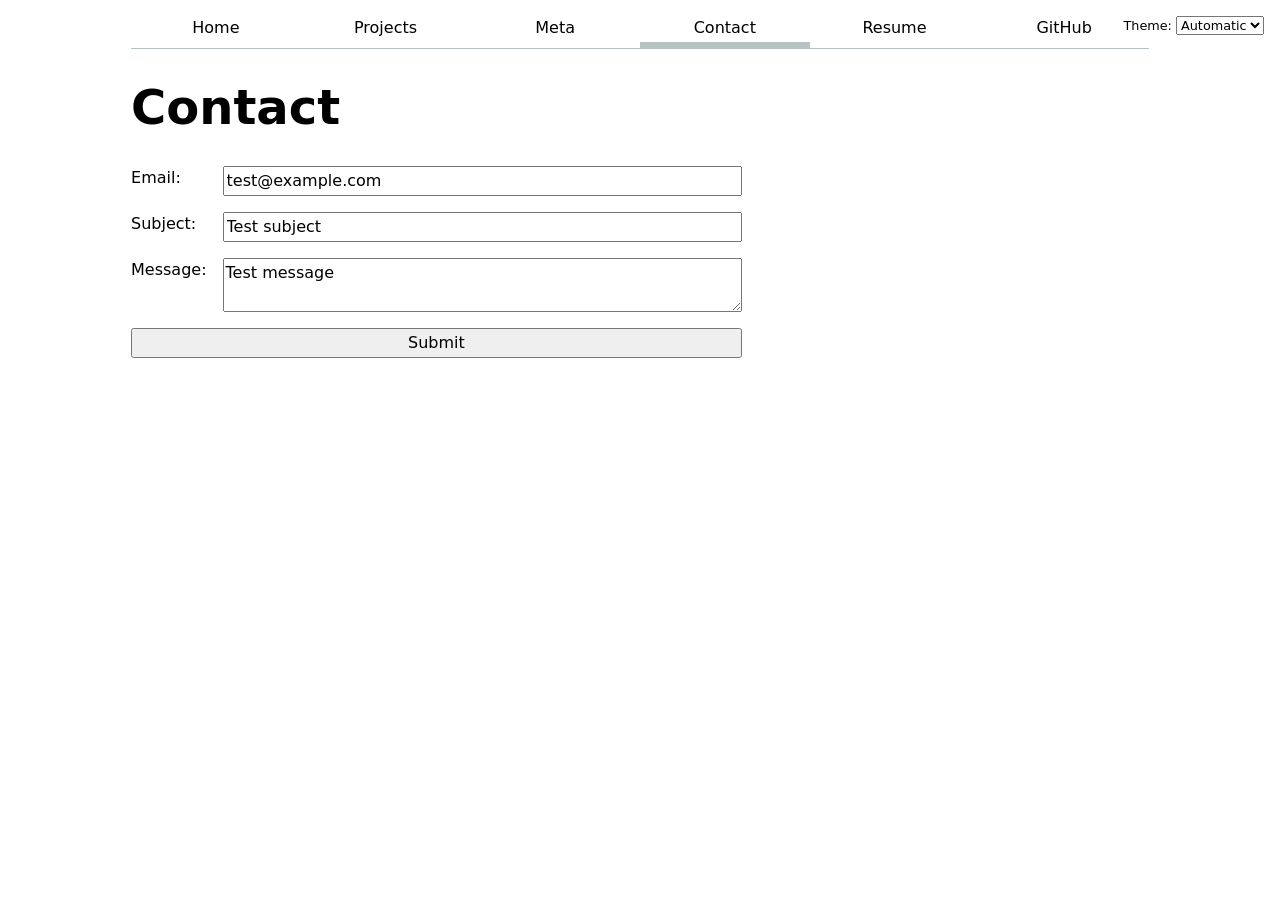
<file: contact/index.html>
<!DOCTYPE html>
<html lang="en">
<head>
    <meta charset="UTF-8">
    <meta name="viewport" content="width=device-width, initial-scale=1.0">
    <title>Contact</title>
    <link rel="stylesheet" href="../style.css">
    <script type="module" src="../global.js"></script>
</head>
<body>
    
    <h1>Contact</h1>
    <form action="mailto:satadepalli@ucsd.edu" method="GET">
        <label>
            Email: 
            <input name="email" type="email" value ="test@example.com">
        </label>

        <label>
            Subject: 
            <input name="subject" value ="Test subject">
        </label>

        <label>
            Message: 
            <textarea name ="body">Test message</textarea>
        </label>
        <button>Submit</button>
    </form>
    
</body>
</html>
</file>
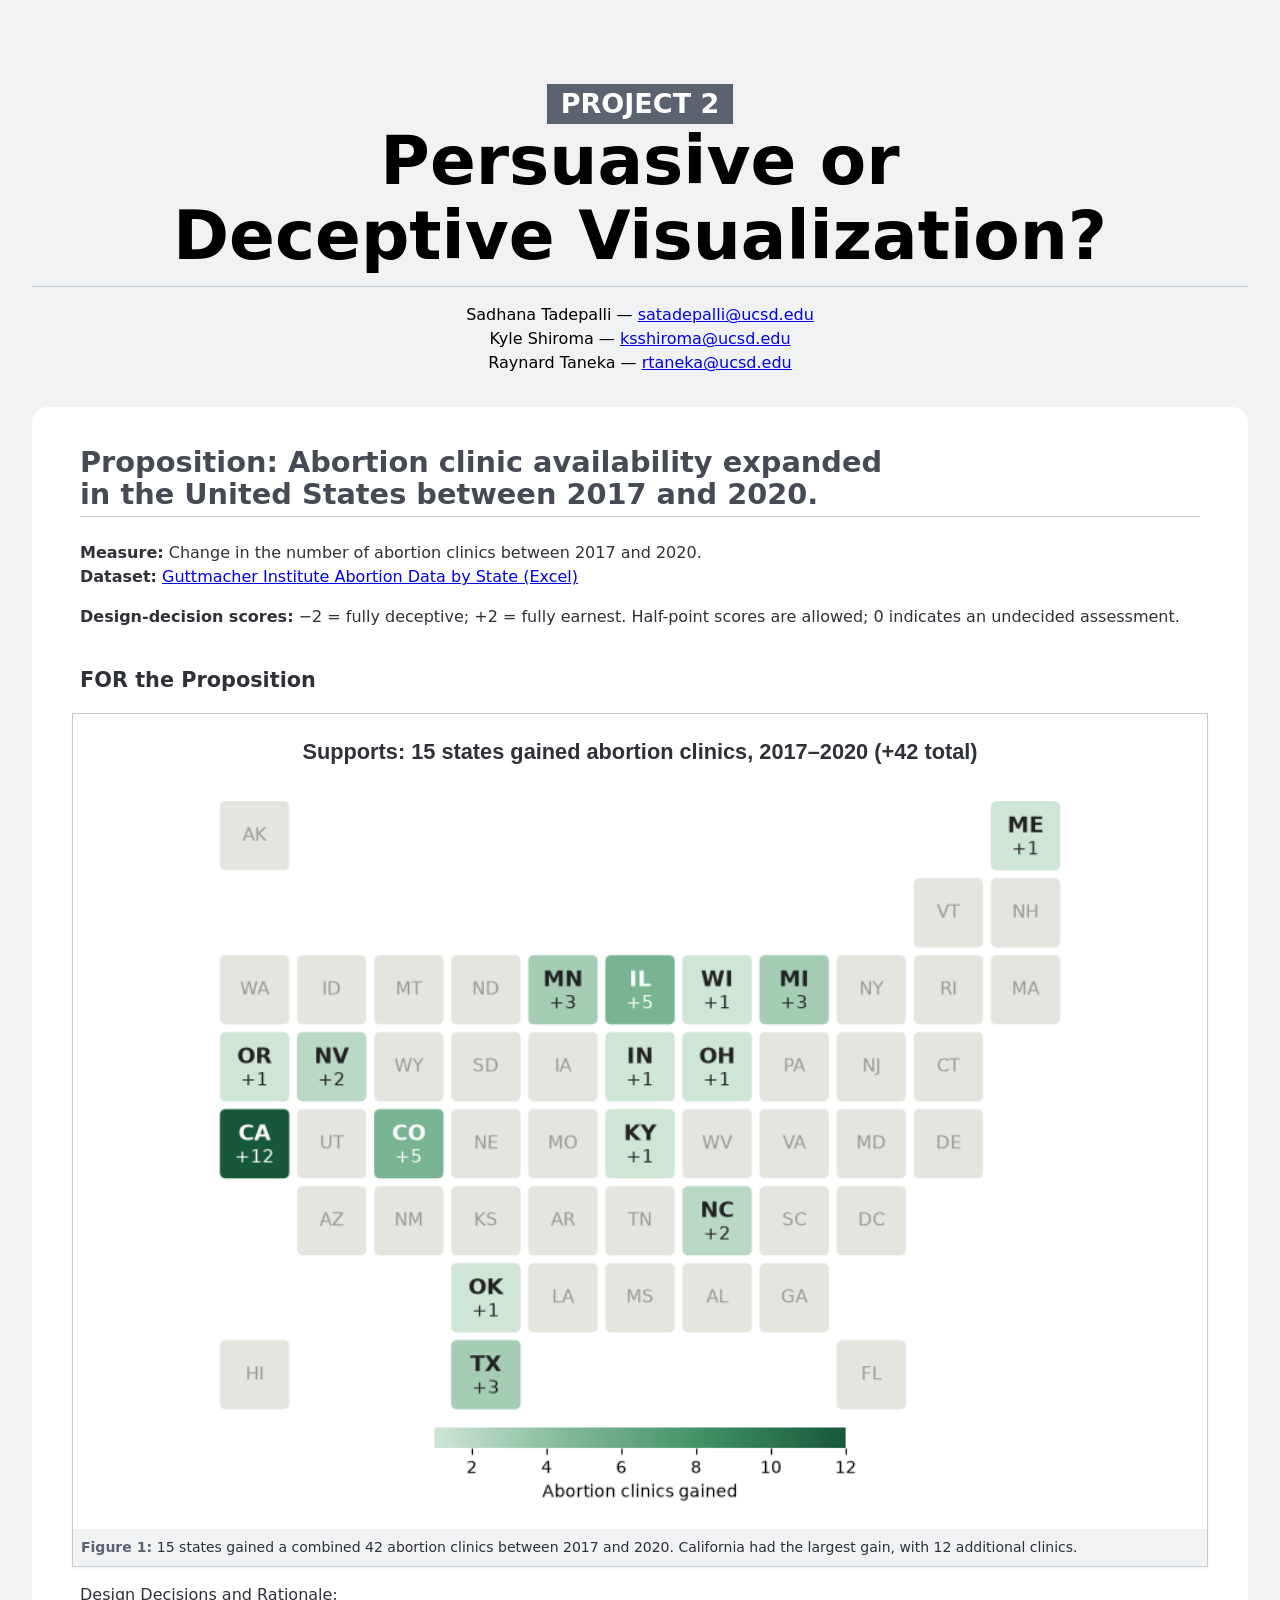
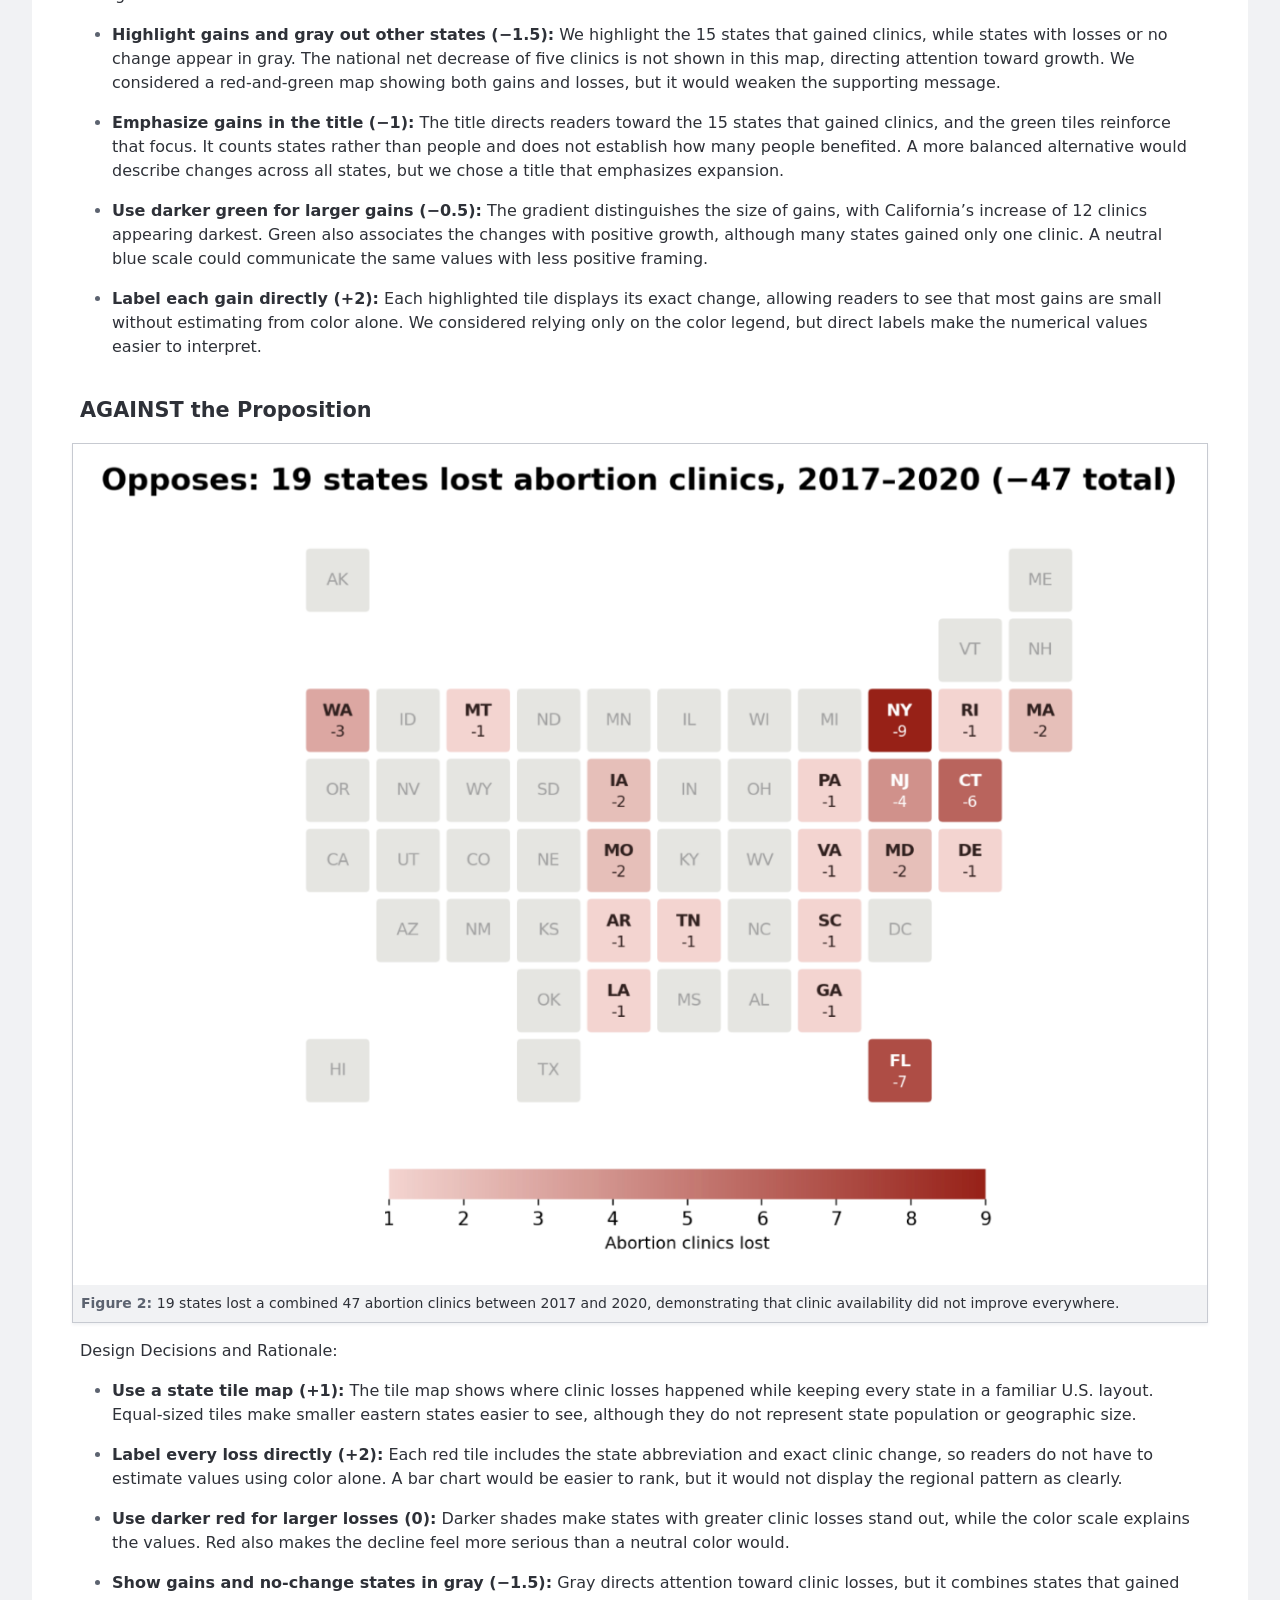
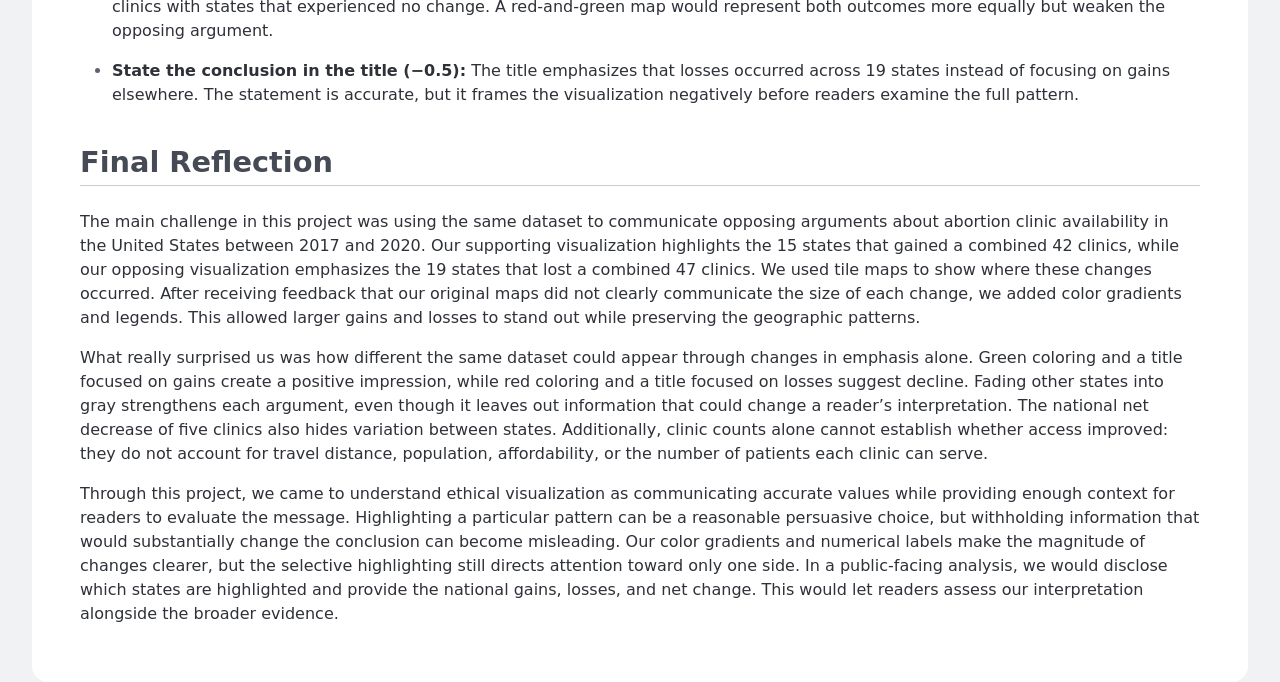
<file: project2/index.html>
<!doctype html>
<html lang="en">
    <head>
        <meta charset="utf-8">
<meta name="viewport" content="width=device-width, initial-scale=1">
<title>Abortion Clinic Availability | Project 2</title>
        <style>
            :root {
                --color-neutral-95: hsl(220 10% 95%);
                --color-neutral-90: hsl(220 10% 90%);
                --color-neutral-80: hsl(220 10% 80%);
                --color-neutral-70: hsl(220 10% 70%);
                --color-neutral-60: hsl(220 10% 60%);
                --color-neutral-50: hsl(220 10% 50%);
                --color-neutral-40: hsl(220 10% 40%);
                --color-neutral-30: hsl(220 10% 30%);
                --color-neutral-20: hsl(220 10% 20%);
                --color-neutral-10: hsl(220 10% 10%);
            }

            html {
                font: 100%/1.5 system-ui;
                counter-reset: figure;
                background: var(--color-neutral-95);
                max-width: min(75vw, 80em);
                margin: 0 auto;
            }

            /* Headings */

            h1,
            h2,
            h3,
            h4,
            h5,
            h6 {
                line-height: 1.1;
                font-weight: 600;
                text-wrap: balance;
            }

            h1,
            h2 {
                border-bottom: 1px solid var(--color-neutral-80);
                padding-bottom: 0.2em;
            }

            h1 {
                margin-block: 1em 0.5rem;
                font-size: clamp(2.5em, 150% + 2vh + 2vw, 10vmin);
                font-weight: 800;

                small {
                    display: block;
                    width: fit-content;
                    padding: 0.2em 0.5em;
                    margin-inline: auto;
                    color: white;
                    background: var(--color-neutral-40);
                    font-size: 40%;
                    text-transform: uppercase;
                    white-space: nowrap;
                }
            }

            h2 {
                font-size: 180%;
                color: var(--color-neutral-30);
            }

            h3 {
                font-size: 130%;
            }

            /* Lists */

            ul,
            ol {
                padding-inline-start: 2em;
            }

            li {
                &::marker {
                    color: var(--color-neutral-40);
                }

                + li {
                    margin-top: 0.2em;
                }
            }

            /* Sectioning elements */

            header {
                padding-block: 1em;
                text-align: center;
            }

            main {
                background: white;
                color: var(--color-neutral-20);
                border-radius: 1rem;
                padding: 0.1rem 2rem;
            }

            /* Figures */

            figure {
                margin: 1em 0;
                padding: 0.5rem;
                margin-inline: -0.5em;
                border: 1px solid var(--color-neutral-80);
                box-shadow: 0 0.1em 0.2em var(--color-neutral-95);
                text-align: center;
                background: white;

                > figcaption {
                    font: 500 75% var(--font-sans);
                    background: var(--color-neutral-95);
                    padding: 0.5rem;
                    margin: -0.5rem;
                    margin-top: 0.5rem;
                    counter-increment: figure;
                    text-align: left;

                    &::before {
                        content: "Figure " counter(figure) ": ";
                        font-weight: bold;
                        color: var(--color-neutral-40);
                    }

                    a:not(:hover, :focus, :active) {
                        color: inherit;
                        text-decoration: underline;
                        text-decoration-color: color-mix(
                            in lab,
                            currentColor,
                            transparent 70%
                        );
                    }
                }
            }
        img { display:block; width:100%; height:auto; margin:auto; }
html { max-width: 76rem; padding: 0 1rem; }
body { margin:0; }
main { padding: 1rem clamp(1rem, 4vw, 3rem); }
section { margin-block: 2.5rem; }
li { margin-bottom: 1rem; }
figure > figcaption { font: 500 .875rem/1.5 system-ui; }
@media(max-width:600px) { h1 { font-size:2.2rem; } main { border-radius:.5rem; } }
/* Match the supporting map title to the opposing map. */
.supporting-chart { width: 78%; margin: 1rem auto; }
.supporting-chart-title { font: 800 clamp(.85rem, 1.7vw, 1.4rem)/1.3 Arial, sans-serif; margin: 0 0 .8rem; }
.supporting-map-window { overflow: hidden; }
.supporting-map-window img { margin-top: -4.3%; }
</style>
    </head>

    <body>
        <header>
            <h1>
                <small>Project 2</small>
                Persuasive or Deceptive Visualization?
            </h1>

            <p>Sadhana Tadepalli — <a href="mailto:satadepalli@ucsd.edu">satadepalli@ucsd.edu</a><br>
Kyle Shiroma — <a href="mailto:ksshiroma@ucsd.edu">ksshiroma@ucsd.edu</a><br>
Raynard Taneka — <a href="mailto:rtaneka@ucsd.edu">rtaneka@ucsd.edu</a></p>
        </header>

        <main>
            <h2>Proposition: Abortion clinic availability expanded in the United States between 2017 and 2020.</h2>
<p><strong>Measure:</strong> Change in the number of abortion clinics between 2017 and 2020.<br>
<strong>Dataset:</strong> <a href="https://dsc106.com/resources/data/GuttmacherInstituteAbortionDataByState.xlsx">Guttmacher Institute Abortion Data by State (Excel)</a></p>
<p><strong>Design-decision scores:</strong> −2 = fully deceptive; +2 = fully earnest. Half-point scores are allowed; 0 indicates an undecided assessment.</p>
<section>
                <h3>FOR the Proposition</h3>

                <figure>
                    <div class="supporting-chart">
                        <h4 class="supporting-chart-title">Supports: 15 states gained abortion clinics, 2017–2020 (+42 total)</h4>
                        <div class="supporting-map-window"><img src="supporting_clinic_map.png" alt="U.S. tile map highlighting 15 states with clinic gains from 2017 to 2020; darker green indicates larger gains." /></div>
                    </div>
                    <figcaption>15 states gained a combined 42 abortion clinics between 2017 and 2020. California had the largest gain, with 12 additional clinics.</figcaption>
                </figure>

                <p>Design Decisions and Rationale:</p>

                <ul><li><strong>Highlight gains and gray out other states (−1.5):</strong> We highlight the 15 states that gained clinics, while states with losses or no change appear in gray. The national net decrease of five clinics is not shown in this map, directing attention toward growth. We considered a red-and-green map showing both gains and losses, but it would weaken the supporting message.</li>
<li><strong>Emphasize gains in the title (−1):</strong> The title directs readers toward the 15 states that gained clinics, and the green tiles reinforce that focus. It counts states rather than people and does not establish how many people benefited. A more balanced alternative would describe changes across all states, but we chose a title that emphasizes expansion.</li>
<li><strong>Use darker green for larger gains (−0.5):</strong> The gradient distinguishes the size of gains, with California’s increase of 12 clinics appearing darkest. Green also associates the changes with positive growth, although many states gained only one clinic. A neutral blue scale could communicate the same values with less positive framing.</li>
<li><strong>Label each gain directly (+2):</strong> Each highlighted tile displays its exact change, allowing readers to see that most gains are small without estimating from color alone. We considered relying only on the color legend, but direct labels make the numerical values easier to interpret.</li></ul>
            </section>

            <section>
                <h3>AGAINST the Proposition</h3>

                <figure>
                    <img src="opposing_clinic_map.png" alt="U.S. tile map highlighting 19 states with clinic losses from 2017 to 2020; darker red indicates larger losses." />
                    <figcaption>19 states lost a combined 47 abortion clinics between 2017 and 2020, demonstrating that clinic availability did not improve everywhere.</figcaption>
                </figure>

                <p>Design Decisions and Rationale:</p>

                <ul><li><strong>Use a state tile map (+1):</strong> The tile map shows where clinic losses happened while keeping every state in a familiar U.S. layout. Equal-sized tiles make smaller eastern states easier to see, although they do not represent state population or geographic size.</li>
<li><strong>Label every loss directly (+2):</strong> Each red tile includes the state abbreviation and exact clinic change, so readers do not have to estimate values using color alone. A bar chart would be easier to rank, but it would not display the regional pattern as clearly.</li>
<li><strong>Use darker red for larger losses (0):</strong> Darker shades make states with greater clinic losses stand out, while the color scale explains the values. Red also makes the decline feel more serious than a neutral color would.</li>
<li><strong>Show gains and no-change states in gray (−1.5):</strong> Gray directs attention toward clinic losses, but it combines states that gained clinics with states that experienced no change. A red-and-green map would represent both outcomes more equally but weaken the opposing argument.</li>
<li><strong>State the conclusion in the title (−0.5):</strong> The title emphasizes that losses occurred across 19 states instead of focusing on gains elsewhere. The statement is accurate, but it frames the visualization negatively before readers examine the full pattern.</li></ul>
            </section>

            <section>
                <h2>Final Reflection</h2>

                <p>The main challenge in this project was using the same dataset to communicate opposing arguments about abortion clinic availability in the United States between 2017 and 2020. Our supporting visualization highlights the 15 states that gained a combined 42 clinics, while our opposing visualization emphasizes the 19 states that lost a combined 47 clinics. We used tile maps to show where these changes occurred. After receiving feedback that our original maps did not clearly communicate the size of each change, we added color gradients and legends. This allowed larger gains and losses to stand out while preserving the geographic patterns.</p>
<p>What really surprised us was how different the same dataset could appear through changes in emphasis alone. Green coloring and a title focused on gains create a positive impression, while red coloring and a title focused on losses suggest decline. Fading other states into gray strengthens each argument, even though it leaves out information that could change a reader’s interpretation. The national net decrease of five clinics also hides variation between states. Additionally, clinic counts alone cannot establish whether access improved: they do not account for travel distance, population, affordability, or the number of patients each clinic can serve.</p>
<p>Through this project, we came to understand ethical visualization as communicating accurate values while providing enough context for readers to evaluate the message. Highlighting a particular pattern can be a reasonable persuasive choice, but withholding information that would substantially change the conclusion can become misleading. Our color gradients and numerical labels make the magnitude of changes clearer, but the selective highlighting still directs attention toward only one side. In a public-facing analysis, we would disclose which states are highlighted and provide the national gains, losses, and net change. This would let readers assess our interpretation alongside the broader evidence.</p>
            </section>
        </main>
    
</body>
</html>
</file>
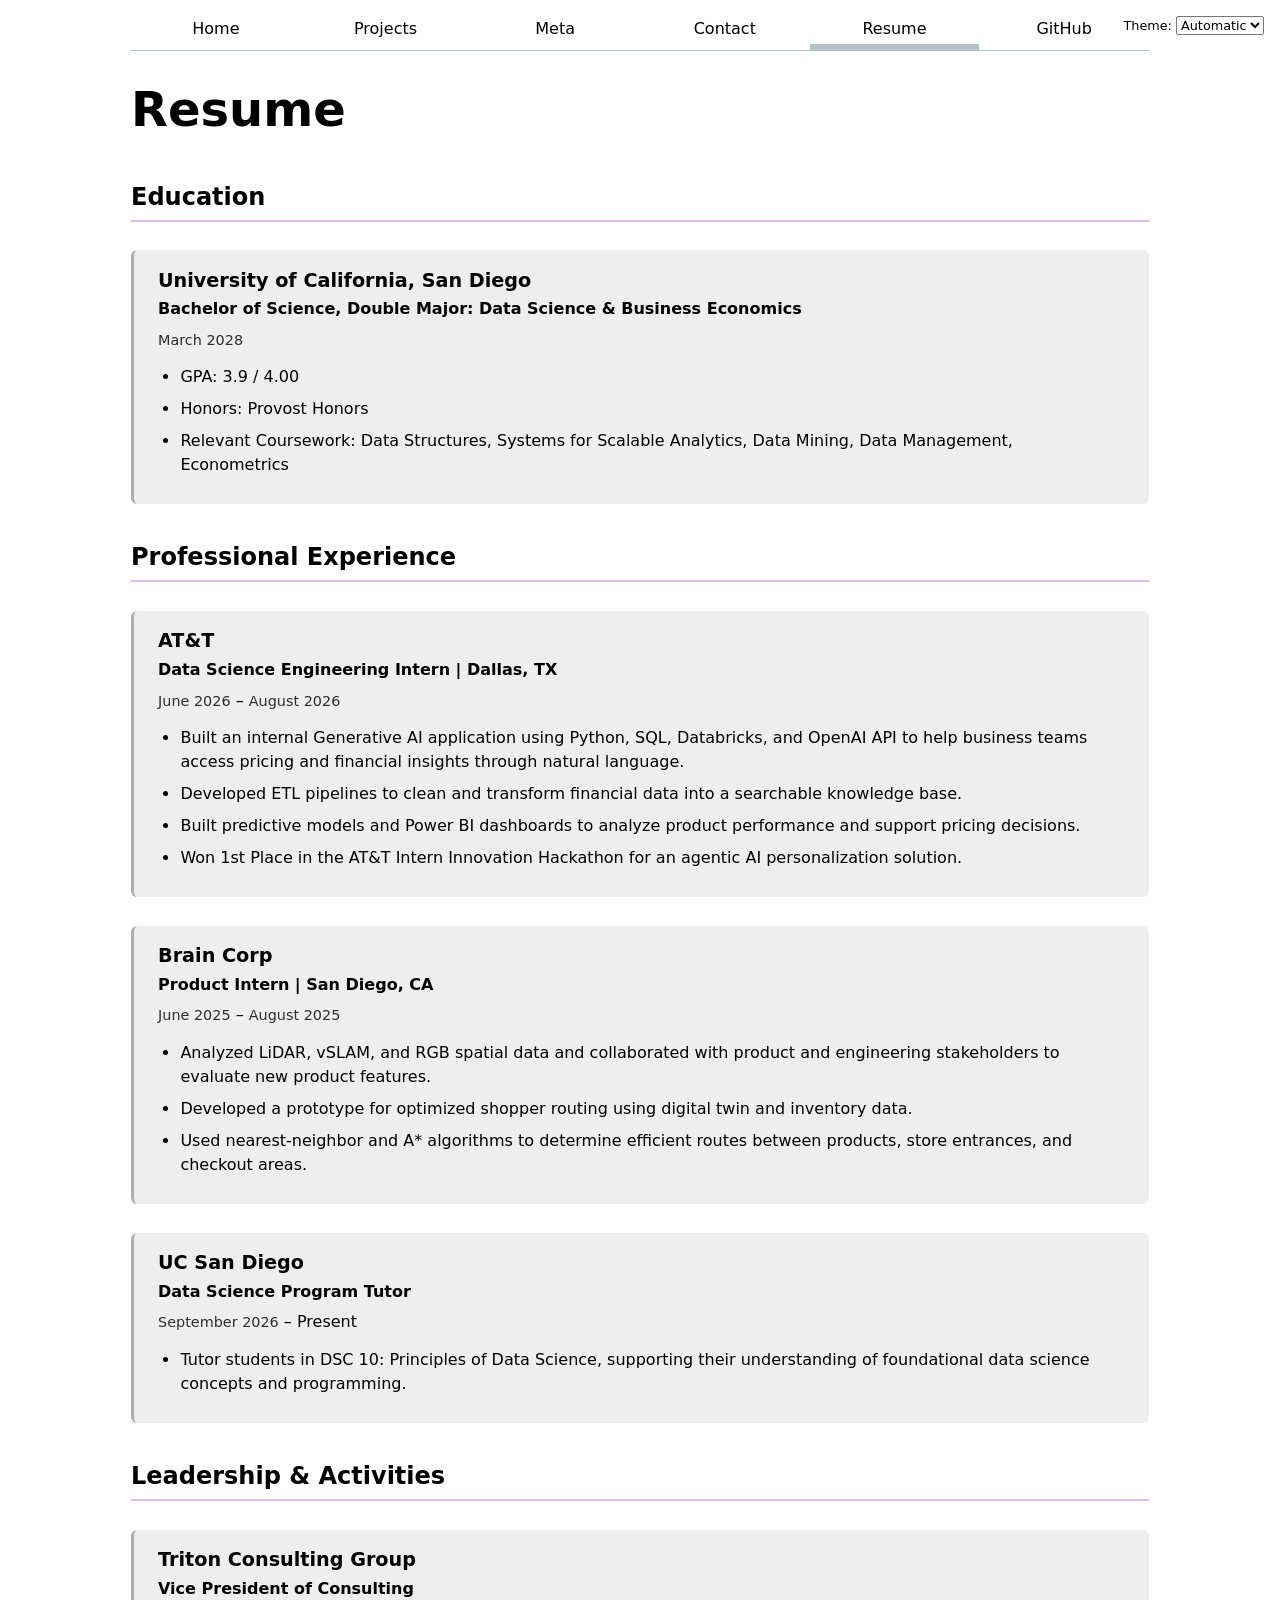
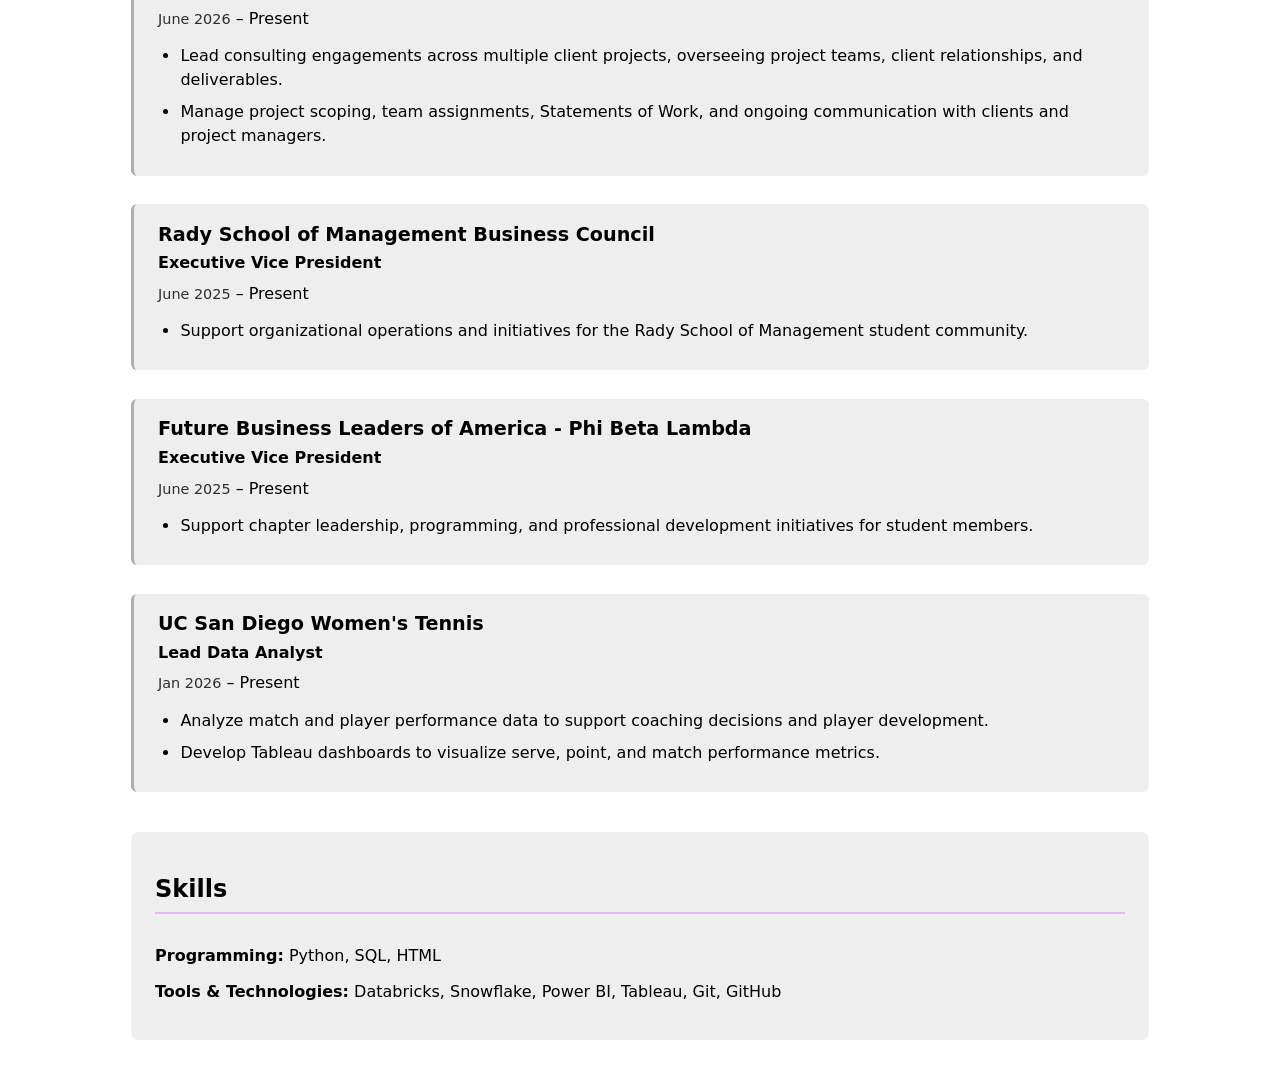
<file: resume/index.html>
<!DOCTYPE html>
<html lang="en">
<head>
    <meta charset="UTF-8">
    <meta name="viewport" content="width=device-width, initial-scale=1.0">
    <title>Resume</title>
    <link rel="stylesheet" href="../style.css">
    <script type="module" src="../global.js"></script>
</head>
<body class="resume">
    

    <h1>Resume</h1>

    <section>
        <h2>Education</h2>

        <article>
            <h3>University of California, San Diego</h3>

            <p>
                Bachelor of Science, Double Major: Data Science & Business Economics
            </p>

            <p>
                <time datetime="2028-03">March 2028</time>
            </p>

            <ul>
                <li>GPA: 3.9 / 4.00</li>
                <li>Honors: Provost Honors</li>
                <li>Relevant Coursework: Data Structures, Systems for Scalable Analytics, Data Mining, Data Management, Econometrics</li>
            </ul>
        </article>
    </section>

    <section>
        <h2>Professional Experience</h2>

        <article>
            <h3>AT&T</h3>
            <p>Data Science Engineering Intern | Dallas, TX</p>

            <p>
                <time datetime="2026-06">June 2026</time> –
                <time datetime="2026-08">August 2026</time>
            </p>

            <ul>
                <li>
                    Built an internal Generative AI application using Python, SQL,
                    Databricks, and OpenAI API to help business teams access pricing
                    and financial insights through natural language.
                </li>
                <li>
                    Developed ETL pipelines to clean and transform financial data
                    into a searchable knowledge base.
                </li>
                <li>
                    Built predictive models and Power BI dashboards to analyze
                    product performance and support pricing decisions.
                </li>
                <li>
                    Won 1st Place in the AT&T Intern Innovation Hackathon for an
                    agentic AI personalization solution.
                </li>
            </ul>
        </article>

        <article>
            <h3>Brain Corp</h3>
            <p>Product Intern | San Diego, CA</p>
            <p>
                <time datetime="2025-06">June 2025</time> –
                <time datetime="2025-09">August 2025</time>
            </p>

            <ul>
                <li>
                    Analyzed LiDAR, vSLAM, and RGB spatial data and collaborated
                    with product and engineering stakeholders to evaluate new
                    product features.
                </li>
                <li>
                    Developed a prototype for optimized shopper routing using
                    digital twin and inventory data.
                </li>
                <li>
                    Used nearest-neighbor and A* algorithms to determine efficient
                    routes between products, store entrances, and checkout areas.
                </li>
            </ul>
        </article>

        <article>
            <h3>UC San Diego</h3>
            <p>Data Science Program Tutor</p>

            <p>
                <time datetime="2026-09">September 2026</time> – Present
            </p>

            <ul>
                <li>
                    Tutor students in DSC 10: Principles of Data Science,
                    supporting their understanding of foundational data science
                    concepts and programming.
                </li>
            </ul>
        </article>
    </section>

    <section>
        <h2>Leadership & Activities</h2>

        <article>
            <h3>Triton Consulting Group</h3>
            <p>Vice President of Consulting</p>

            <p>
                <time datetime="2026-06">June 2026</time> – Present
            </p>

            <ul>
                <li>
                    Lead consulting engagements across multiple client projects,
                    overseeing project teams, client relationships, and deliverables.
                </li>
                <li>
                    Manage project scoping, team assignments, Statements of Work,
                    and ongoing communication with clients and project managers.
                </li>
            </ul>
        </article>

        <article>
            <h3>Rady School of Management Business Council</h3>
            <p>Executive Vice President</p>

            <p>
                <time datetime="2025-06">June 2025</time> – Present
            </p>

            <ul>
                <li>
                    Support organizational operations and initiatives for the
                    Rady School of Management student community.
                </li>
            </ul>
        </article>

        <article>
            <h3>Future Business Leaders of America - Phi Beta Lambda</h3>
            <p>Executive Vice President</p>

            <p>
                <time datetime="2025-06">June 2025</time> – Present
            </p>

            <ul>
                <li>
                    Support chapter leadership, programming, and professional
                    development initiatives for student members.
                </li>
            </ul>
        </article>

        <article>
            <h3>UC San Diego Women's Tennis</h3>
            <p>Lead Data Analyst</p>

            <p>
                <time datetime="2026-01">Jan 2026</time> – Present
            </p>

            <ul>
                <li>
                    Analyze match and player performance data to support coaching
                    decisions and player development.
                </li>
                <li>
                    Develop Tableau dashboards to visualize serve, point, and
                    match performance metrics.
                </li>
            </ul>
        </article>
    </section>

    <section>
        <h2>Skills</h2>

        <p>
            <strong>Programming:</strong>
            Python, SQL, HTML
        </p>

        <p>
            <strong>Tools & Technologies:</strong>
            Databricks, Snowflake, Power BI, Tableau, Git, GitHub
        </p>
    </section>


    
</body>
</html>
</file>
<file: style.css>
:root {
  color-scheme: light dark;
}

body {
  /* Set line height to 1.5 times the font size
	   and use the OS’s UI font as the website font
	 */
  font: 100%/1.5 system-ui;
  max-width: 100ch;
  margin-inline: auto;
  padding-inline: lem;
  box-sizing: border-box;
}

img{
  max-width: 100%;
  height: auto;
}

nav ul,
nav li {
  display: contents;
}

nav{
  display: flex;
  --border-color: oklch(50% 10% 200 / 40%);
  margin-bottom: lem;
  border-bottom: 1px solid var(--border-color);
}

nav a{
  flex: 1;
  text-decoration: none;
  color: inherit;
  text-align: center;
  padding: 0.5em;
}

nav a.current{
  border-bottom: 0.4em solid oklch(80% 3% 200);
  padding-bottom: 0.1em;
}

html{
  --color-accent: oklch(84.084% 0.07874 314.326);
  accent-color: var(--color-accent);
}

nav a:hover {
  border-bottom: 0.4em solid var(--color-accent);
  padding-bottom: 0.1em;
  background-color: color-mix(in oklch, var(--color-accent), canvas 85%);
}

input,
textarea,
button {
    font: inherit;
}

form {
    display: grid;
    grid-template-columns: auto 1fr;
    gap: 1em;
    max-width: 60ch;
}

form label {
    display: grid;
    grid-template-columns: subgrid;
    grid-column: 1 / -1;
}

form button {
    grid-column: 1 / -1;
}

.projects{
  display: grid;
  grid-template-columns: repeat(auto-fit, minmax(15em, 1fr));
  gap: 2em;
}

.projects article{
  display: grid;
  grid-template-rows: subgrid;
  grid-row: span 3;
  gap: 1em;
}

.projects h2{
  margin: 0
}

h1 {
    font-size: 300%;
}

h1, h2, h3, h4, h5, h6 {
    line-height: 1.1;
    text-wrap: balance;
}


/* Resume specific styles */
.resume {
    line-height: 1.6;
    color: #263238;
}

.resume h1 {
    font-size: 3em;
    margin-bottom: 1em;
    color: #1f2937;
}

.resume section {
    margin-bottom: 2.5em;
}

.resume section h2 {
    font-size: 1.5em;
    color: #1f2937;
    border-bottom: 2px solid var(--color-accent);
    padding-bottom: 0.4em;
    margin-bottom: 1.2em;
}

.resume article {
    margin-bottom: 1.8em;
    padding: 1.2em 1.5em;
    background-color: #f8fafc;
    border-left: 3px solid #cbd5e1;
    border-radius: 0.4em;
}

.resume article h3 {
    font-size: 1.2em;
    color: #111827;
    margin: 0 0 0.3em;
}

.resume article p {
    margin: 0.3em 0;
}

.resume article h3 + p {
    font-weight: 600;
    color: #374151;
}

.resume time {
    color: #64748b;
    font-size: 0.9em;
}

.resume article ul {
    margin-top: 0.8em;
    margin-bottom: 0;
    padding-left: 1.4em;
}

.resume article li {
    margin-bottom: 0.5em;
    line-height: 1.5;
}

.resume section:last-of-type {
    background-color: #f8fafc;
    padding: 1.5em;
    border-radius: 0.5em;
}

.resume section:last-of-type strong {
    color: #1f2937;
}

.resume section:last-of-type p {
    margin: 0.7em 0;
}

@media (max-width: 600px) {
    .resume h1 {
        font-size: 2.5em;
    }

    .resume article {
        padding: 1em;
    }

    .resume section h2 {
        font-size: 1.3em;
    }
}

.color-scheme {
  position: absolute;
  top: 1rem;
  right: 1rem;
  font-size: 80%;
}

.color-scheme select {
  font: inherit;
}

/* Colors that adapt to the selected theme */
.resume,
.resume h1,
.resume section h2,
.resume article h3,
.resume article h3 + p,
.resume section:last-of-type strong {
  color: CanvasText;
}

.resume article,
.resume section:last-of-type {
  background-color: color-mix(in oklch, CanvasText 5%, Canvas);
}

.resume article {
  border-left-color: color-mix(in oklch, CanvasText 25%, Canvas);
}

.resume time {
  color: color-mix(in oklch, CanvasText 70%, Canvas);
}

nav a.current {
  border-bottom-color: var(--border-color);
}

/* ---------- Lab 4 ---------- */
.projects article {
  grid-row: span 3;
}

.projects h2,
.projects h3 {
  margin: 0;
}

.projects article p {
  margin: 0;
}

.project-year {
  margin-top: 0.5em !important;
  font-family: Baskerville, serif;
  font-variant-numeric: oldstyle-nums;
  color: color-mix(in oklch, CanvasText 60%, Canvas);
}

.projects-empty {
  grid-column: 1 / -1;
  font-style: italic;
}

#profile-stats {
  margin-block: 2em;
}

#profile-stats dl {
  display: grid;
  grid-template-columns: repeat(4, 1fr);
  text-align: center;
  margin: 0;
  padding: 1em;
  border: 1px solid color-mix(in oklch, CanvasText 20%, Canvas);
  border-radius: 0.5em;
}

#profile-stats dt {
  grid-row: 1;
  font-size: 80%;
  text-transform: uppercase;
  color: color-mix(in oklch, CanvasText 60%, Canvas);
}

#profile-stats dd {
  grid-row: 2;
  margin: 0;
  font-size: 200%;
  font-weight: 600;
}

/* ---------- Lab 5: pie chart, legend, search ---------- */
.container {
  display: flex;
  align-items: center;
  gap: 2em;
  margin-block: 2em;
}

#projects-pie-plot {
  max-width: 20em;
  flex-shrink: 0;
  overflow: visible;
}

#projects-pie-plot path {
  cursor: pointer;
  transition: 300ms;
}

#projects-pie-plot:has(path:hover) path:not(:hover) {
  opacity: 0.5;
}

.legend {
  flex: 1;
  display: grid;
  grid-template-columns: repeat(auto-fill, minmax(9em, 1fr));
  gap: 1em;
  margin: 0;
  padding: 1em;
  list-style: none;
  border: 1px solid color-mix(in oklch, CanvasText 20%, Canvas);
  border-radius: 0.5em;
}

.legend-item {
  display: flex;
  align-items: center;
  gap: 0.5em;
  cursor: pointer;
}

.legend-item em {
  color: color-mix(in oklch, CanvasText 60%, Canvas);
}

.legend-empty {
  cursor: default;
  font-style: italic;
}

.swatch {
  display: inline-block;
  width: 1em;
  aspect-ratio: 1 / 1;
  border-radius: 50%;
  background-color: var(--color);
}

.selected {
  --color: oklch(60% 45% 0) !important;

  &:is(path) {
    fill: var(--color);
  }
}

.legend-item.selected {
  font-weight: 600;
}

.searchBar {
  width: 100%;
  box-sizing: border-box;
  padding: 0.5em 0.75em;
  margin-bottom: 2em;
  font: inherit;
  border: 1px solid color-mix(in oklch, CanvasText 30%, Canvas);
  border-radius: 0.5em;
}

@media (max-width: 600px) {
  .container {
    flex-direction: column;
    align-items: stretch;
  }

  #projects-pie-plot {
    margin-inline: auto;
  }
}

/* ---------- Lab 6: Meta page ---------- */
.stats {
  display: grid;
  grid-template-columns: repeat(auto-fit, minmax(8em, 1fr));
  grid-auto-flow: column;
  grid-template-rows: auto auto;
  text-align: center;
  margin: 0;
  padding: 1em;
  border: 1px solid color-mix(in oklch, CanvasText 20%, Canvas);
  border-radius: 0.5em;
}

.stats dt {
  grid-row: 1;
  font-size: 75%;
  text-transform: uppercase;
  color: color-mix(in oklch, CanvasText 60%, Canvas);
}

.stats dd {
  grid-row: 2;
  margin: 0;
  font-size: 175%;
  font-weight: 600;
}

#language-breakdown:empty {
  display: none;
}

.gridlines .tick line {
  stroke-opacity: 0.45;
}

.gridlines .domain {
  display: none;
}

#chart circle {
  /* Bigger circles grow in more slowly (Lab 8, Step 1.4) */
  transition: all 200ms, r calc(var(--r) * 20ms);
  transform-origin: center;
  transform-box: fill-box;
}

#chart circle:hover {
  transform: scale(1.5);
}

#chart circle.selected {
  fill: #ff6b6b;
}

dl.info {
  display: grid;
  grid-template-columns: auto 1fr;
  gap: 0.25em 1em;
  margin: 0;
  transition-duration: 500ms;
  transition-property: opacity, visibility;
}

dl.info dt {
  color: color-mix(in oklch, CanvasText 55%, Canvas);
  font-size: 85%;
}

dl.info dd {
  margin: 0;
}

dl.info[hidden]:not(:hover, :focus-within) {
  opacity: 0;
  visibility: hidden;
}

.tooltip {
  position: fixed;
  top: 1em;
  left: 1em;
  max-width: 25em;
  padding: 0.75em 1em;
  background-color: color-mix(in oklch, Canvas 85%, transparent);
  backdrop-filter: blur(6px);
  border-radius: 0.5em;
  box-shadow: 0 4px 16px rgb(0 0 0 / 15%);
  z-index: 10;
}

@keyframes marching-ants {
  to {
    stroke-dashoffset: -8;
  }
}

.selection {
  fill-opacity: 0.1;
  stroke: currentColor; /* follows the text color, so it shows in dark mode */
  stroke-opacity: 0.7;
  stroke-dasharray: 5 3;
  animation: marching-ants 2s linear infinite;
}


/* ---------- Lab 8: slider, scrollytelling, unit visualization ---------- */
@starting-style {
  #chart circle {
    r: 0;
  }
}

.time-filter {
  display: flex;
  align-items: baseline;
  gap: 0.75em;
  flex-wrap: wrap;
  margin-bottom: 1em;
}

.time-filter input {
  flex: 1;
  min-width: 10em;
}

.time-filter time {
  margin-left: auto;
  font-variant-numeric: tabular-nums;
  color: color-mix(in oklch, CanvasText 70%, Canvas);
}

#scrolly-1 {
  position: relative;
  display: flex;
  gap: 2em;
}

#scatter-story {
  flex: 1;
  min-width: 0;
}

#scatter-plot {
  flex: 1.6;
  min-width: 0;
  position: sticky;
  top: 0;
  align-self: flex-start;
  height: 100vh;
  padding-top: 1em;
  box-sizing: border-box;
}

.step {
  padding-block: 35vh;
}

.step:first-child {
  padding-top: 10vh;
}

.step p {
  margin: 0 0 0.5em;
}

@media (max-width: 700px) {
  #scrolly-1 {
    flex-direction: column-reverse;
  }

  #scatter-plot {
    height: auto;
    z-index: 1;
    background: Canvas;
  }

  .step {
    padding-block: 25vh;
  }
}

#language-breakdown dt::before {
  content: "";
  display: inline-block;
  width: 0.7em;
  aspect-ratio: 1;
  border-radius: 50%;
  margin-right: 0.35em;
  background: var(--color);
}

.files-note {
  color: color-mix(in oklch, CanvasText 65%, Canvas);
}

#files {
  display: grid;
  grid-template-columns: 1fr 4fr;
  gap: 0.75em 1.5em;
  margin: 0;
}

#files > div {
  grid-column: 1 / -1;
  display: grid;
  grid-template-columns: subgrid;
  align-items: start;
}

#files dt {
  grid-column: 1;
  margin: 0;
  overflow-wrap: anywhere;
}

#files dt small {
  display: block;
  font-size: 75%;
  opacity: 0.65;
}

#files dd {
  grid-column: 2;
  margin: 0;
  display: flex;
  flex-wrap: wrap;
  align-items: start;
  align-content: start;
  gap: 0.15em;
  padding-top: 0.6em;
}

.loc {
  display: flex;
  width: 0.5em;
  aspect-ratio: 1;
  background: var(--color);
  border-radius: 50%;
}

/* Axis labels stay readable now that the chart sits in a narrower column */
#chart .tick text {
  font-size: 18px;
}

/* ---------- Lab 8 extras: current-commit highlight + play button ---------- */
#play-btn {
  font: inherit;
  font-size: 90%;
  padding: 0.3em 0.8em;
  border: 1px solid color-mix(in oklch, CanvasText 30%, Canvas);
  border-radius: 999px;
  background: color-mix(in oklch, var(--color-accent) 35%, Canvas);
  color: CanvasText;
  cursor: pointer;
  white-space: nowrap;
}

#play-btn:hover {
  background: color-mix(in oklch, var(--color-accent) 60%, Canvas);
}

/* Current commit: solid fill and a pulsing ring */
#chart circle.current {
  fill-opacity: 1 !important;
  stroke: #e8a33d;
  stroke-width: 4;
  animation: pulse-ring 1.4s ease-in-out infinite;
}

@keyframes pulse-ring {
  50% {
    stroke-width: 10;
    stroke-opacity: 0.4;
  }
}

/* Brush selection still wins over the highlight color */
#chart circle.current.selected {
  fill: #ff6b6b;
}

/* File dots: fade the old lines a little so the new ones pop */
#files.has-highlight .loc {
  opacity: 0.45;
  transition: opacity 300ms, transform 300ms, box-shadow 300ms;
}

#files.has-highlight .loc.new {
  opacity: 1;
  transform: scale(1.35);
  box-shadow: 0 0 0 2px Canvas, 0 0 6px 2px var(--color);
}

#files-highlight {
  display: block;
  font-size: 90%;
}

@media (prefers-reduced-motion: reduce) {
  #chart circle.current {
    animation: none;
  }
}
</file>
